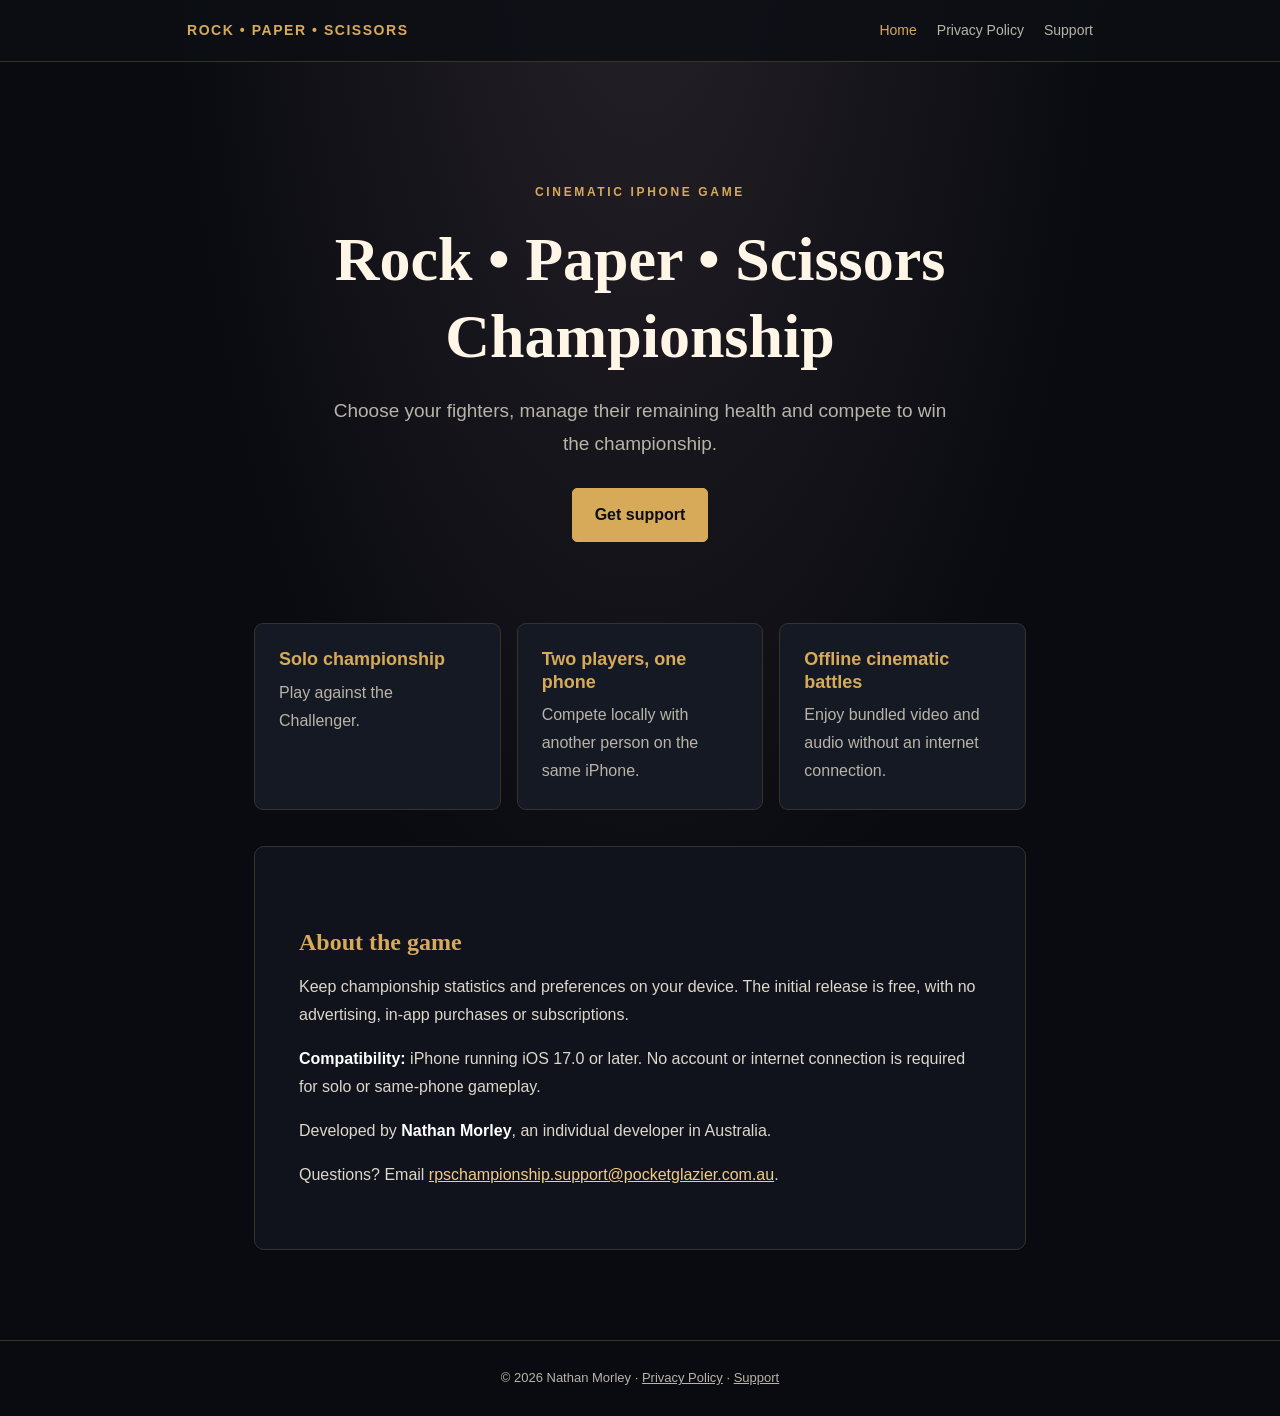
<file: index.html>
<!doctype html><html lang="en"><head><meta charset="utf-8"><meta name="viewport" content="width=device-width,initial-scale=1"><meta name="description" content="Rock • Paper • Scissors Championship — cinematic offline championships for iPhone."><title>Rock • Paper • Scissors Championship</title><link rel="stylesheet" href="style.css"></head><body><header><nav><a class="brand" href="index.html">ROCK • PAPER • SCISSORS</a><div class="links"><a href="index.html" aria-current="page">Home</a><a href="privacy.html">Privacy Policy</a><a href="support.html">Support</a></div></nav></header><main><section class="hero"><p class="eyebrow">Cinematic iPhone game</p><h1>Rock • Paper • Scissors<br>Championship</h1><p class="lead">Choose your fighters, manage their remaining health and compete to win the championship.</p><a class="button" href="support.html">Get support</a></section><section class="cards"><div class="card"><h2>Solo championship</h2><p>Play against the Challenger.</p></div><div class="card"><h2>Two players, one phone</h2><p>Compete locally with another person on the same iPhone.</p></div><div class="card"><h2>Offline cinematic battles</h2><p>Enjoy bundled video and audio without an internet connection.</p></div></section><section class="document"><h2>About the game</h2><p>Keep championship statistics and preferences on your device. The initial release is free, with no advertising, in-app purchases or subscriptions.</p><p><strong>Compatibility:</strong> iPhone running iOS 17.0 or later. No account or internet connection is required for solo or same-phone gameplay.</p><p>Developed by <strong>Nathan Morley</strong>, an individual developer in Australia.</p><p>Questions? Email <a href="mailto:rpschampionship.support@pocketglazier.com.au">rpschampionship.support@pocketglazier.com.au</a>.</p></section></main><footer>© 2026 Nathan Morley · <a href="privacy.html">Privacy Policy</a> · <a href="support.html">Support</a></footer></body></html>
</file>
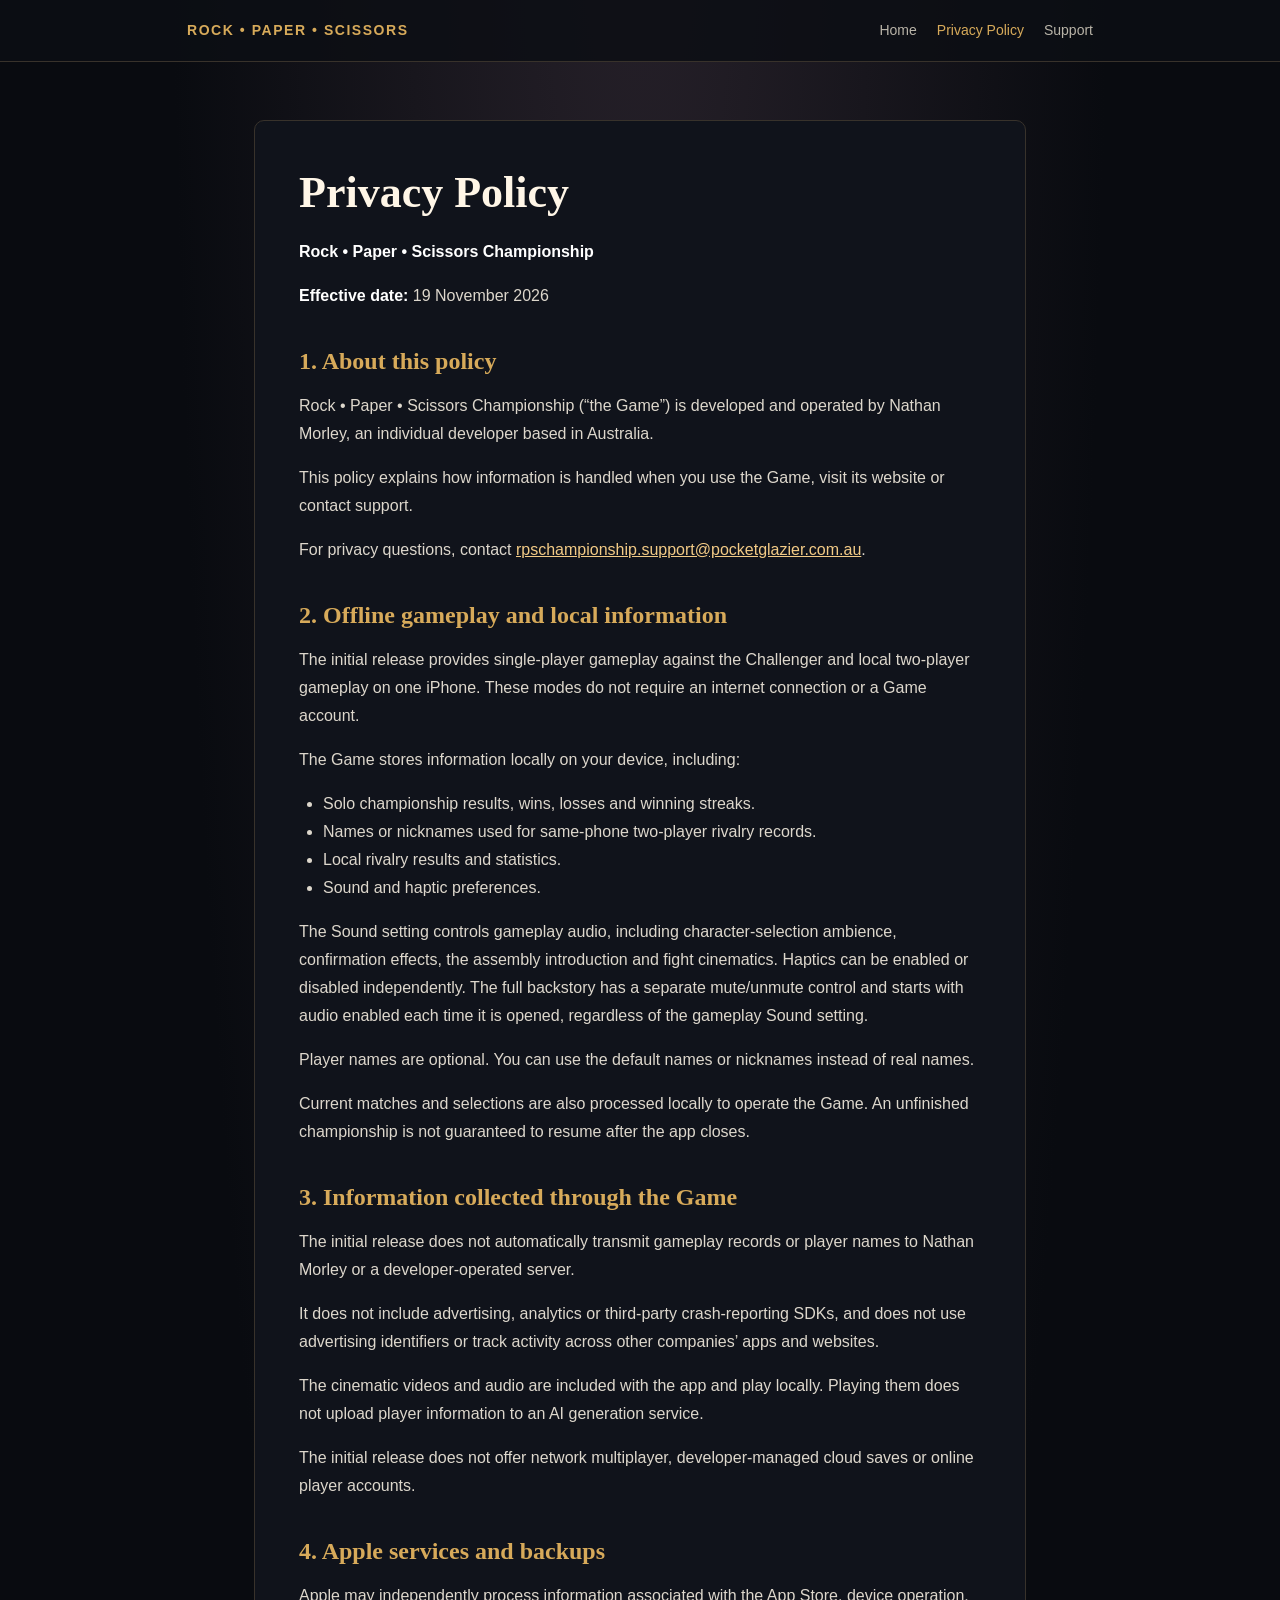
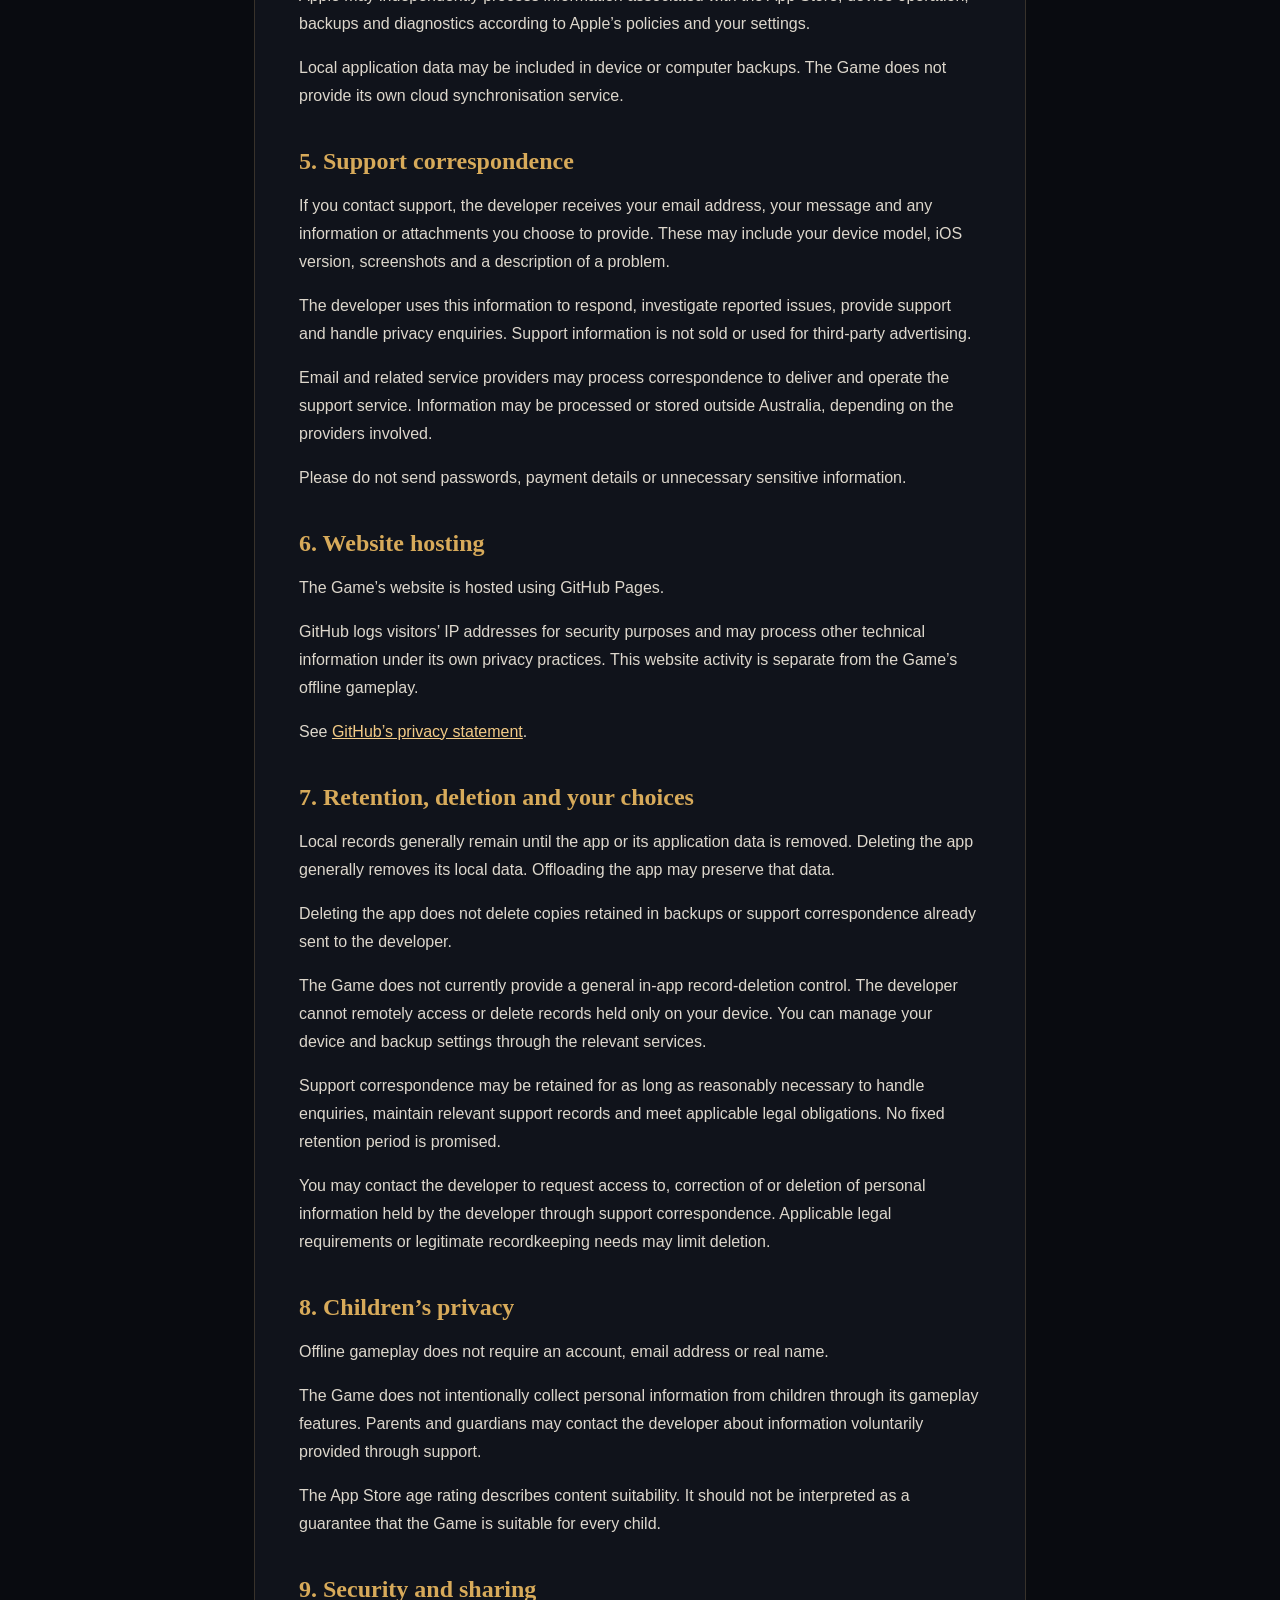
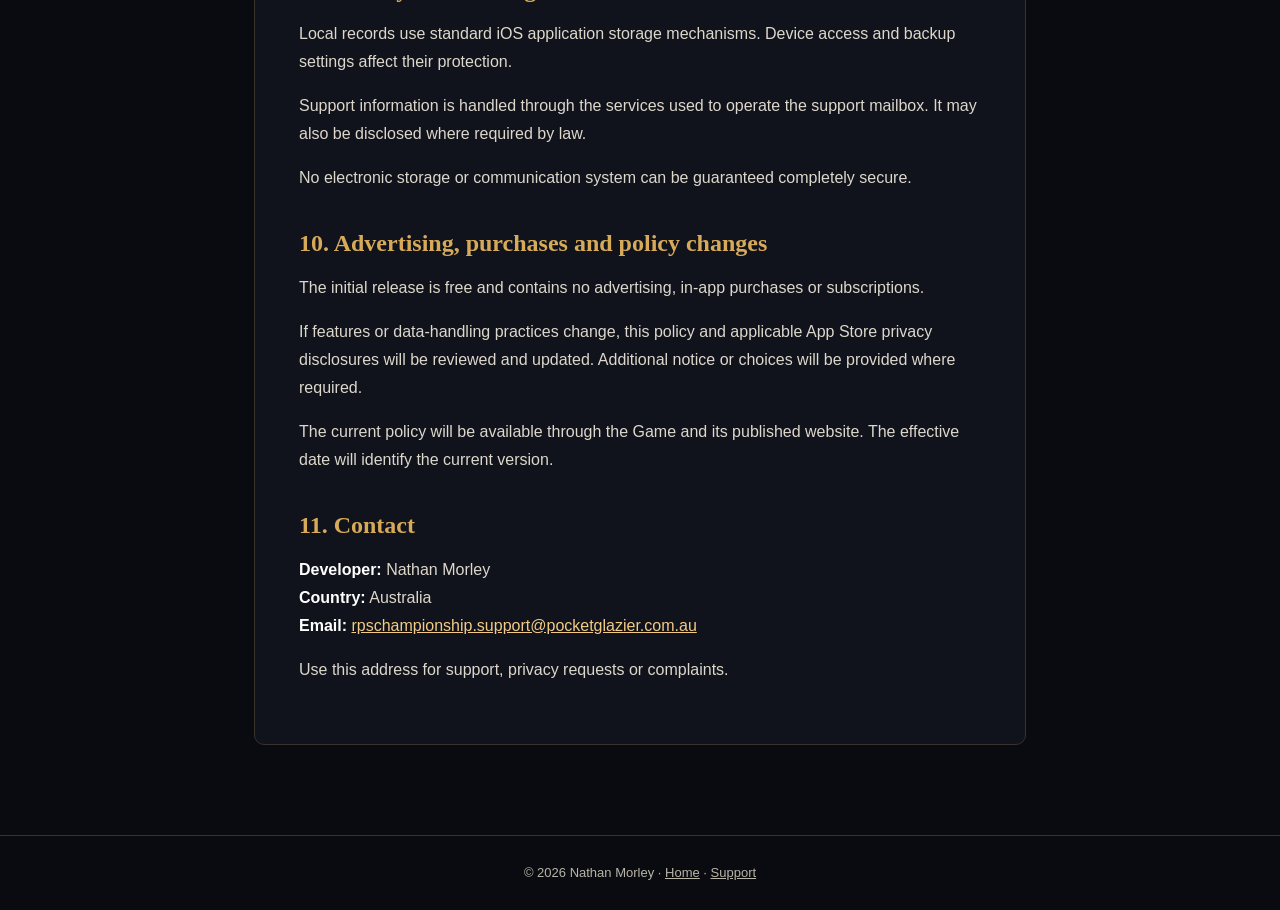
<file: privacy.html>
<!doctype html><html lang="en"><head><meta charset="utf-8"><meta name="viewport" content="width=device-width,initial-scale=1"><meta name="description" content="Privacy Policy for Rock • Paper • Scissors Championship."><title>Privacy Policy | Rock • Paper • Scissors Championship</title><link rel="stylesheet" href="style.css"></head><body><header><nav><a class="brand" href="index.html">ROCK • PAPER • SCISSORS</a><div class="links"><a href="index.html">Home</a><a href="privacy.html" aria-current="page">Privacy Policy</a><a href="support.html">Support</a></div></nav></header><main><article class="document"><h1>Privacy Policy</h1><p><strong>Rock • Paper • Scissors Championship</strong></p><p><strong>Effective date:</strong> 19 November 2026</p><h2>1. About this policy</h2><p>Rock • Paper • Scissors Championship (“the Game”) is developed and operated by Nathan Morley, an individual developer based in Australia.</p><p>This policy explains how information is handled when you use the Game, visit its website or contact support.</p><p>For privacy questions, contact <a href="mailto:rpschampionship.support@pocketglazier.com.au">rpschampionship.support@pocketglazier.com.au</a>.</p><h2>2. Offline gameplay and local information</h2><p>The initial release provides single-player gameplay against the Challenger and local two-player gameplay on one iPhone. These modes do not require an internet connection or a Game account.</p><p>The Game stores information locally on your device, including:</p><ul><li>Solo championship results, wins, losses and winning streaks.</li><li>Names or nicknames used for same-phone two-player rivalry records.</li><li>Local rivalry results and statistics.</li><li>Sound and haptic preferences.</li></ul><p>The Sound setting controls gameplay audio, including character-selection ambience, confirmation effects, the assembly introduction and fight cinematics. Haptics can be enabled or disabled independently. The full backstory has a separate mute/unmute control and starts with audio enabled each time it is opened, regardless of the gameplay Sound setting.</p><p>Player names are optional. You can use the default names or nicknames instead of real names.</p><p>Current matches and selections are also processed locally to operate the Game. An unfinished championship is not guaranteed to resume after the app closes.</p><h2>3. Information collected through the Game</h2><p>The initial release does not automatically transmit gameplay records or player names to Nathan Morley or a developer-operated server.</p><p>It does not include advertising, analytics or third-party crash-reporting SDKs, and does not use advertising identifiers or track activity across other companies’ apps and websites.</p><p>The cinematic videos and audio are included with the app and play locally. Playing them does not upload player information to an AI generation service.</p><p>The initial release does not offer network multiplayer, developer-managed cloud saves or online player accounts.</p><h2>4. Apple services and backups</h2><p>Apple may independently process information associated with the App Store, device operation, backups and diagnostics according to Apple’s policies and your settings.</p><p>Local application data may be included in device or computer backups. The Game does not provide its own cloud synchronisation service.</p><h2>5. Support correspondence</h2><p>If you contact support, the developer receives your email address, your message and any information or attachments you choose to provide. These may include your device model, iOS version, screenshots and a description of a problem.</p><p>The developer uses this information to respond, investigate reported issues, provide support and handle privacy enquiries. Support information is not sold or used for third-party advertising.</p><p>Email and related service providers may process correspondence to deliver and operate the support service. Information may be processed or stored outside Australia, depending on the providers involved.</p><p>Please do not send passwords, payment details or unnecessary sensitive information.</p><h2>6. Website hosting</h2><p>The Game’s website is hosted using GitHub Pages.</p><p>GitHub logs visitors’ IP addresses for security purposes and may process other technical information under its own privacy practices. This website activity is separate from the Game’s offline gameplay.</p><p>See <a href="https://docs.github.com/en/site-policy/privacy-policies/github-general-privacy-statement">GitHub’s privacy statement</a>.</p><h2>7. Retention, deletion and your choices</h2><p>Local records generally remain until the app or its application data is removed. Deleting the app generally removes its local data. Offloading the app may preserve that data.</p><p>Deleting the app does not delete copies retained in backups or support correspondence already sent to the developer.</p><p>The Game does not currently provide a general in-app record-deletion control. The developer cannot remotely access or delete records held only on your device. You can manage your device and backup settings through the relevant services.</p><p>Support correspondence may be retained for as long as reasonably necessary to handle enquiries, maintain relevant support records and meet applicable legal obligations. No fixed retention period is promised.</p><p>You may contact the developer to request access to, correction of or deletion of personal information held by the developer through support correspondence. Applicable legal requirements or legitimate recordkeeping needs may limit deletion.</p><h2>8. Children’s privacy</h2><p>Offline gameplay does not require an account, email address or real name.</p><p>The Game does not intentionally collect personal information from children through its gameplay features. Parents and guardians may contact the developer about information voluntarily provided through support.</p><p>The App Store age rating describes content suitability. It should not be interpreted as a guarantee that the Game is suitable for every child.</p><h2>9. Security and sharing</h2><p>Local records use standard iOS application storage mechanisms. Device access and backup settings affect their protection.</p><p>Support information is handled through the services used to operate the support mailbox. It may also be disclosed where required by law.</p><p>No electronic storage or communication system can be guaranteed completely secure.</p><h2>10. Advertising, purchases and policy changes</h2><p>The initial release is free and contains no advertising, in-app purchases or subscriptions.</p><p>If features or data-handling practices change, this policy and applicable App Store privacy disclosures will be reviewed and updated. Additional notice or choices will be provided where required.</p><p>The current policy will be available through the Game and its published website. The effective date will identify the current version.</p><h2>11. Contact</h2><p><strong>Developer:</strong> Nathan Morley<br><strong>Country:</strong> Australia<br><strong>Email:</strong> <a href="mailto:rpschampionship.support@pocketglazier.com.au">rpschampionship.support@pocketglazier.com.au</a></p><p>Use this address for support, privacy requests or complaints.</p></article></main><footer>© 2026 Nathan Morley · <a href="index.html">Home</a> · <a href="support.html">Support</a></footer></body></html>
</file>
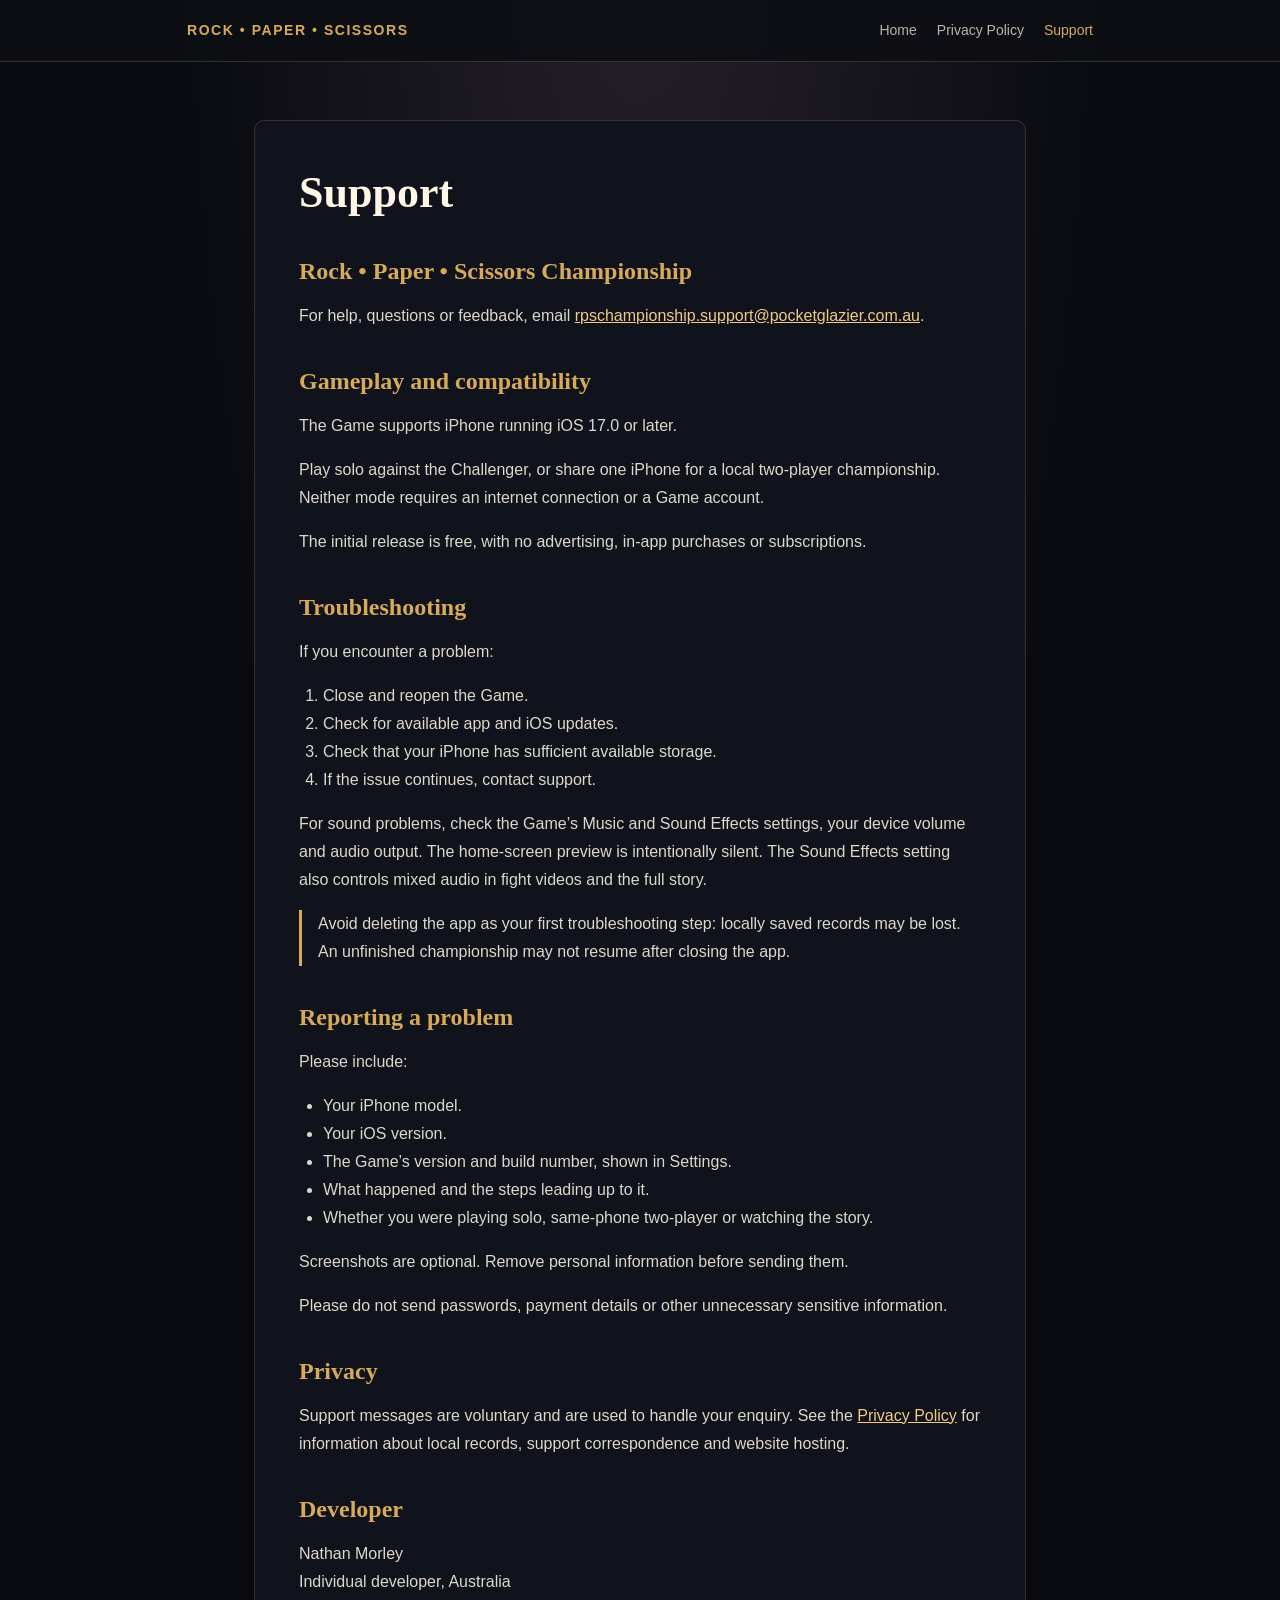
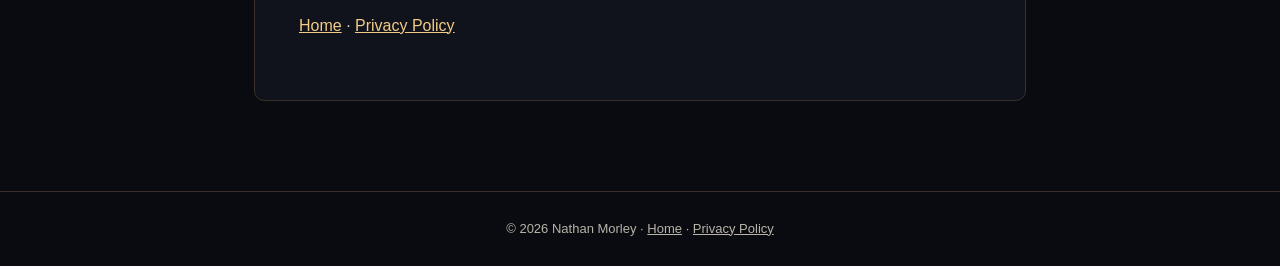
<file: support.html>
<!doctype html><html lang="en"><head><meta charset="utf-8"><meta name="viewport" content="width=device-width,initial-scale=1"><meta name="description" content="Support for Rock • Paper • Scissors Championship."><title>Support | Rock • Paper • Scissors Championship</title><link rel="stylesheet" href="style.css"></head><body><header><nav><a class="brand" href="index.html">ROCK • PAPER • SCISSORS</a><div class="links"><a href="index.html">Home</a><a href="privacy.html">Privacy Policy</a><a href="support.html" aria-current="page">Support</a></div></nav></header><main><article class="document"><h1>Support</h1><h2>Rock • Paper • Scissors Championship</h2><p>For help, questions or feedback, email <a href="mailto:rpschampionship.support@pocketglazier.com.au">rpschampionship.support@pocketglazier.com.au</a>.</p><h2>Gameplay and compatibility</h2><p>The Game supports iPhone running iOS 17.0 or later.</p><p>Play solo against the Challenger, or share one iPhone for a local two-player championship. Neither mode requires an internet connection or a Game account.</p><p>The initial release is free, with no advertising, in-app purchases or subscriptions.</p><h2>Troubleshooting</h2><p>If you encounter a problem:</p><ol><li>Close and reopen the Game.</li><li>Check for available app and iOS updates.</li><li>Check that your iPhone has sufficient available storage.</li><li>If the issue continues, contact support.</li></ol><p>For sound problems, check the Game’s Music and Sound Effects settings, your device volume and audio output. The home-screen preview is intentionally silent. The Sound Effects setting also controls mixed audio in fight videos and the full story.</p><p class="note">Avoid deleting the app as your first troubleshooting step: locally saved records may be lost. An unfinished championship may not resume after closing the app.</p><h2>Reporting a problem</h2><p>Please include:</p><ul><li>Your iPhone model.</li><li>Your iOS version.</li><li>The Game’s version and build number, shown in Settings.</li><li>What happened and the steps leading up to it.</li><li>Whether you were playing solo, same-phone two-player or watching the story.</li></ul><p>Screenshots are optional. Remove personal information before sending them.</p><p>Please do not send passwords, payment details or other unnecessary sensitive information.</p><h2>Privacy</h2><p>Support messages are voluntary and are used to handle your enquiry. See the <a href="privacy.html">Privacy Policy</a> for information about local records, support correspondence and website hosting.</p><h2>Developer</h2><p>Nathan Morley<br>Individual developer, Australia</p><p><a href="index.html">Home</a> · <a href="privacy.html">Privacy Policy</a></p></article></main><footer>© 2026 Nathan Morley · <a href="index.html">Home</a> · <a href="privacy.html">Privacy Policy</a></footer></body></html>
</file>
<file: style.css>
:root{color-scheme:dark;--bg:#090b10;--panel:#151923;--text:#f5f0e6;--muted:#b9b4a8;--gold:#d7aa5a;--line:#38322b}*{box-sizing:border-box}body{margin:0;background:radial-gradient(ellipse at 50% -10%,#27212a 0%,var(--bg) 52%);color:var(--text);font:16px/1.75 -apple-system,BlinkMacSystemFont,"Segoe UI",sans-serif;min-height:100vh}a{color:#f3cb86}a:hover{color:white}header{border-bottom:1px solid var(--line);background:#0c0e14dd}nav{max-width:950px;margin:auto;padding:18px 22px;display:flex;justify-content:space-between;align-items:center;gap:18px;flex-wrap:wrap}.brand{font-size:14px;font-weight:800;letter-spacing:.11em;color:var(--gold);text-decoration:none}.links{display:flex;gap:20px;flex-wrap:wrap}.links a{color:var(--muted);text-decoration:none;font-size:14px}.links a[aria-current="page"],.links a:hover{color:var(--gold)}main{max-width:820px;margin:0 auto;padding:58px 24px 90px}.hero{text-align:center;padding:50px 0 45px}.eyebrow{color:var(--gold);letter-spacing:.22em;font-size:12px;font-weight:800;text-transform:uppercase}h1,h2,h3{line-height:1.25}h1{font-family:Georgia,serif;font-size:clamp(35px,6vw,62px);margin:18px 0;color:#fff6e7}h2{font-family:Georgia,serif;color:var(--gold);font-size:24px;margin:36px 0 12px}h3{font-size:18px;color:#f4d6a4}.lead{font-size:19px;color:var(--muted);max-width:630px;margin:0 auto 28px}.button{display:inline-block;padding:12px 22px;border:1px solid var(--gold);border-radius:5px;color:#0c0e14;background:var(--gold);font-weight:750;text-decoration:none}.button:hover{background:#f0c87e;color:#0c0e14}.cards{display:grid;grid-template-columns:repeat(auto-fit,minmax(210px,1fr));gap:16px;margin:36px 0}.card{background:var(--panel);border:1px solid var(--line);padding:24px;border-radius:9px}.card h2{font-family:inherit;font-size:18px;margin:0 0 8px}.card p{margin:0;color:var(--muted)}.document{background:#10131b;border:1px solid var(--line);padding:clamp(22px,5vw,44px);border-radius:10px}.document h1{font-size:clamp(30px,5vw,44px);margin-top:0}.document p,.document li{color:#ddd7cc}.document ul,.document ol{padding-left:24px}.document strong{color:#fff}.note{border-left:3px solid var(--gold);padding-left:16px;color:var(--muted)}footer{border-top:1px solid var(--line);padding:26px 22px;text-align:center;color:var(--muted);font-size:13px}footer a{color:var(--muted)}@media(max-width:540px){main{padding-top:30px}nav{align-items:flex-start}.links{gap:12px}}

a[href^="mailto:"]{overflow-wrap:anywhere}
</file>
